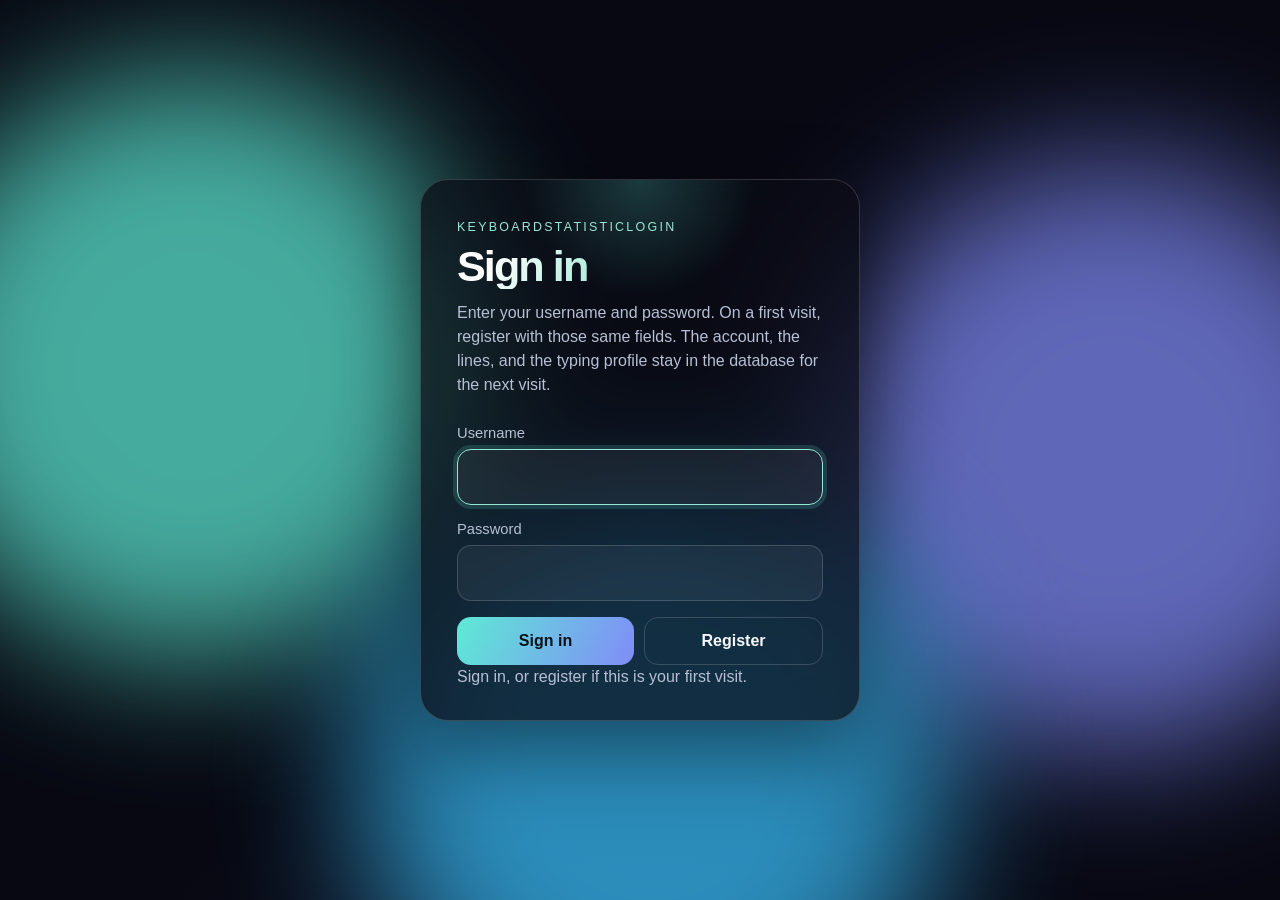
<file: login-web/public/index.html>
<!DOCTYPE html>
<html lang="en">
<head>
  <meta charset="utf-8">
  <meta name="viewport" content="width=device-width, initial-scale=1">
  <title>Your lines · KeyboardStatisticLogin</title>
  <link rel="stylesheet" href="page.css">
  <script src="session.js"></script>
  <script>
    if (!window.AccountSession.token()) {
      window.location.replace("account.html");
    }
  </script>
</head>
<body data-account-url="http://localhost:8080" data-keystrike-url="http://localhost:8080/keystrikes">
  <div class="aurora" aria-hidden="true">
    <i></i>
    <i></i>
    <i></i>
  </div>
  <main class="panel passage">
    <nav class="switch" aria-label="Pages">
      <a class="current" href="index.html" aria-current="page">Type the lines</a>
      <a href="sign-in.html">Check a sentence</a>
      <a href="statistics.html">Statistics</a>
      <button class="quiet" id="sign-out" type="button">Sign out</button>
    </nav>
    <p class="signed-in" id="who"></p>
    <p class="eyebrow">KeyboardStatisticLogin</p>
    <h1>Type the lines</h1>
    <p class="lead">Choose a language. A later visit skips lines this account already sent and shows one that is still new. After those lines are sent, the next prompt is a new sentence made from the stored words. Type the line, then send it. You can also write an extra line. Each letter is stored with this account, so the next visit continues the same profile.</p>
    <form>
      <label for="language">Language</label>
      <select id="language" name="language">
        <option value="en">English</option>
        <option value="tr">Turkish</option>
        <option value="de">German</option>
        <option value="fr">French</option>
        <option value="es">Spanish</option>
        <option value="sv">Swedish</option>
      </select>
      <p class="progress" id="progress"></p>
      <p class="prompt" id="prompt"></p>
      <label for="line">Line</label>
      <input id="line" name="line" type="text" data-word autocomplete="off" autocapitalize="off" spellcheck="false" autofocus>
      <div class="actions">
        <button type="submit">Send line</button>
        <button class="quiet" id="extra" type="button">Write an extra line</button>
      </div>
      <p class="status" data-status role="status">Type each letter so the pace can be read.</p>
    </form>
    <h2>Lines sent</h2>
    <p class="empty" id="empty">No line sent yet.</p>
    <ul class="words" id="lines"></ul>
  </main>
  <script src="lines.js"></script>
  <script src="written.js"></script>
  <script src="keys.js"></script>
  <script>
    const passages = window.PreparedLines;
    const written = window.WrittenLines;
    const language = document.querySelector("#language");
    const prompt = document.querySelector("#prompt");
    const progress = document.querySelector("#progress");
    const extra = document.querySelector("#extra");
    const form = document.querySelector("form");
    const field = window.KeystrikeField.bind(form, { allowSpace: true });
    const list = document.querySelector("#lines");
    const empty = document.querySelector("#empty");
    let queue = [];
    let ownLine = false;
    let shown = "";

    function currentLines() {
      return passages[language.value];
    }

    function mixLines(set) {
      const mixed = set.slice();
      for (let i = mixed.length - 1; i > 0; i -= 1) {
        const j = Math.floor(Math.random() * (i + 1));
        const swap = mixed[i];
        mixed[i] = mixed[j];
        mixed[j] = swap;
      }
      return mixed;
    }

    function unseenLines(set) {
      return written.unseen(language.value, set);
    }

    function sameLine(typed, target) {
      return typed.trim().replace(/\s+/g, " ") === target.trim().replace(/\s+/g, " ");
    }

    function showLine() {
      field.word.value = "";
      if (ownLine) {
        shown = "";
        progress.textContent = "Extra line";
        prompt.textContent = "Type any extra line. Send it when it is ready.";
        extra.textContent = "Back to a mixed line";
        return;
      }
      if (queue.length === 0) {
        const fresh = unseenLines(currentLines());
        if (fresh.length === 0) {
          shown = written.line(language.value, shown);
          progress.textContent = "New line";
          prompt.textContent = shown;
          extra.textContent = "Write an extra line";
          return;
        }
        queue = mixLines(fresh);
      }
      shown = queue.shift();
      progress.textContent = "Mixed line";
      prompt.textContent = shown;
      extra.textContent = "Write an extra line";
    }

    language.addEventListener("change", function () {
      queue = [];
      ownLine = false;
      showLine();
      field.setStatus("Type each letter so the pace can be read.");
    });

    extra.addEventListener("click", function () {
      ownLine = !ownLine;
      showLine();
    });

    form.addEventListener("submit", function (event) {
      event.preventDefault();
      const typed = field.word.value.trim();
      if (typed === "") {
        field.setStatus(ownLine ? "Type a line to send it." : "Type the line as it is shown.");
        return;
      }
      if (!ownLine && !sameLine(typed, shown)) {
        field.setStatus("Type the line as it is shown.");
        return;
      }
      field.whenSettled().then(function () {
        if (field.problem()) {
          field.setStatus(field.problem());
          return;
        }
        return written.remember(language.value, typed).then(function () {
          const item = document.createElement("li");
          item.textContent = typed;
          list.appendChild(item);
          empty.hidden = true;
          ownLine = false;
          showLine();
          field.setStatus("The line was sent. The pace is now part of the profile.");
        });
      }).catch(function (error) {
        field.setStatus(error.message);
      });
    });

    function renderSaved(lines) {
      lines.forEach(function (line) {
        const item = document.createElement("li");
        item.textContent = line.text;
        list.appendChild(item);
        empty.hidden = true;
      });
    }

    window.AccountSession.bindSignOut(document.querySelector("#sign-out"));
    window.AccountSession.guard().then(function (account) {
      document.querySelector("#who").textContent = "Signed in as " + account.username;
      return window.AccountSession.authFetch(window.AccountSession.base() + "/lines");
    }).then(function (response) {
      if (!response.ok) {
        throw new Error("The saved lines could not be read.");
      }
      return response.json();
    }).then(function (lines) {
      written.load(lines);
      renderSaved(lines);
      showLine();
    }).catch(function (error) {
      if (error.message !== "Sign in again.") {
        field.setStatus(error.message);
      }
    });
  </script>
</body>
</html>
</file>
<file: login-web/public/page.css>
:root {
  color-scheme: dark;
  --ink: #f5f7fb;
  --muted: #b7c0d4;
  --line: rgba(255, 255, 255, 0.16);
  --panel: rgba(10, 12, 22, 0.72);
}

* { box-sizing: border-box; }

html, body {
  margin: 0;
  min-height: 100%;
  background: #070812;
  color: var(--ink);
  font-family: "Segoe UI", "Helvetica Neue", sans-serif;
}

body {
  min-height: 100vh;
  display: grid;
  place-items: center;
  padding: 24px;
}

.aurora {
  position: fixed;
  inset: 0;
  overflow: hidden;
  background:
    radial-gradient(900px 520px at 50% 115%, #14182a 0%, #070812 58%);
  z-index: 0;
}

.aurora i {
  position: absolute;
  width: 46vw;
  height: 46vw;
  min-width: 280px;
  min-height: 280px;
  border-radius: 50%;
  filter: blur(70px);
  opacity: 0.72;
}

.aurora i:nth-child(1) {
  left: -8%;
  top: 8%;
  background: #5eead4;
  animation: drift-a 16s ease-in-out infinite alternate;
}

.aurora i:nth-child(2) {
  right: -10%;
  top: 18%;
  background: #818cf8;
  animation: drift-b 20s ease-in-out infinite alternate;
}

.aurora i:nth-child(3) {
  left: 28%;
  bottom: -18%;
  background: #38bdf8;
  animation: drift-c 18s ease-in-out infinite alternate;
}

@keyframes drift-a {
  from { transform: translate3d(0, 0, 0) scale(1); }
  to { transform: translate3d(12%, 18%, 0) scale(1.15); }
}

@keyframes drift-b {
  from { transform: translate3d(0, 0, 0) scale(1.05); }
  to { transform: translate3d(-14%, 10%, 0) scale(0.9); }
}

@keyframes drift-c {
  from { transform: translate3d(0, 0, 0) scale(1); }
  to { transform: translate3d(8%, -12%, 0) scale(1.12); }
}

.panel {
  --spot-x: 50%;
  --spot-y: 0px;
  position: relative;
  z-index: 1;
  width: min(440px, 100%);
  padding: 40px 36px 32px;
  border-radius: 28px;
  background: var(--panel);
  border: 1px solid var(--line);
  box-shadow: 0 30px 80px rgba(0, 0, 0, 0.45);
  backdrop-filter: blur(18px);
  overflow: hidden;
}

.panel::before {
  content: "";
  position: absolute;
  inset: 0;
  background: radial-gradient(280px circle at var(--spot-x) var(--spot-y), rgba(94, 234, 212, 0.22), transparent 42%);
  pointer-events: none;
}

.panel > * { position: relative; }

.eyebrow {
  margin: 0 0 10px;
  color: #9ae6d4;
  font-size: 0.78rem;
  letter-spacing: 0.18em;
  text-transform: uppercase;
}

h1 {
  margin: 0 0 12px;
  font-size: 2.7rem;
  line-height: 1.05;
  letter-spacing: -0.045em;
  background: linear-gradient(115deg, #ffffff 10%, #9ae6d4 48%, #a5b4fc 100%);
  -webkit-background-clip: text;
  background-clip: text;
  color: #f5f7fb;
}

@supports ((-webkit-background-clip: text) or (background-clip: text)) {
  h1 { color: transparent; }
}

.lead {
  margin: 0 0 28px;
  color: var(--muted);
  line-height: 1.5;
}

label {
  display: block;
  margin-bottom: 8px;
  color: var(--muted);
  font-size: 0.92rem;
}

input {
  width: 100%;
  margin-bottom: 16px;
  padding: 16px 18px;
  border-radius: 14px;
  border: 1px solid var(--line);
  background: rgba(255, 255, 255, 0.05);
  color: var(--ink);
  font: inherit;
  font-size: 1.15rem;
  outline: none;
}

input:focus {
  border-color: #9ae6d4;
  box-shadow: 0 0 0 4px rgba(94, 234, 212, 0.16);
}

button {
  width: 100%;
  padding: 14px 18px;
  border: 0;
  border-radius: 14px;
  background: linear-gradient(115deg, #5eead4, #818cf8);
  color: #071018;
  font: inherit;
  font-weight: 650;
  cursor: pointer;
}

button:hover { filter: brightness(1.06); }
button:focus-visible,
select:focus-visible {
  outline: 3px solid #ffffff;
  outline-offset: 3px;
}

button.quiet {
  background: transparent;
  color: var(--ink);
  border: 1px solid var(--line);
}

.panel.passage { width: min(720px, 100%); }

.panel.stats { width: min(860px, 100%); }

.print {
  width: 100%;
  height: auto;
  display: block;
  margin: 0 0 8px;
}

.print text {
  fill: #b7c0d4;
  font-size: 13px;
  font-family: "Segoe UI", "Helvetica Neue", sans-serif;
}

.mark-list {
  list-style: none;
  padding: 0;
  margin: 0 0 22px;
}

.mark-list li {
  display: grid;
  grid-template-columns: minmax(9rem, 1.5fr) minmax(4rem, 1fr) auto;
  gap: 12px;
  align-items: center;
  padding: 8px 0;
  border-top: 1px solid var(--line);
}

.mark-list .name {
  display: flex;
  flex-direction: column;
  gap: 2px;
  min-width: 0;
}

.mark-list .name strong {
  font-weight: 650;
}

.mark-list .name small {
  color: #b7c0d4;
  font-size: 13px;
  overflow-wrap: anywhere;
}

.track {
  height: 8px;
  border-radius: 99px;
  background: rgba(255, 255, 255, 0.08);
  overflow: hidden;
}

.track i {
  display: block;
  height: 100%;
  border-radius: 99px;
  background: linear-gradient(90deg, #5eead4, #818cf8);
}

select {
  width: 100%;
  margin-bottom: 16px;
  padding: 14px 18px;
  border-radius: 14px;
  border: 1px solid var(--line);
  background: #12141f;
  color: var(--ink);
  font: inherit;
  font-size: 1rem;
}

.progress {
  margin: 0 0 8px;
  color: #9ae6d4;
  font-size: 0.85rem;
}

.prompt {
  margin: 0 0 16px;
  padding: 14px 16px;
  border-radius: 14px;
  border: 1px solid var(--line);
  background: rgba(255, 255, 255, 0.05);
  line-height: 1.5;
}

.actions {
  display: flex;
  gap: 10px;
}

.actions button { flex: 1; }

.result {
  display: flex;
  align-items: center;
  gap: 12px;
  flex-wrap: wrap;
  margin: 16px 0 0;
}

.status {
  min-height: 1.4em;
  margin: 0;
  color: var(--muted);
  line-height: 1.45;
}

button.compare {
  width: auto;
  flex: 0 0 auto;
  padding: 10px 16px;
}

.legend {
  display: flex;
  flex-wrap: wrap;
  gap: 8px 18px;
  margin: 0 0 8px;
  color: var(--muted);
}

.legend i {
  display: inline-block;
  width: 22px;
  height: 3px;
  margin-right: 8px;
  border-radius: 99px;
  vertical-align: middle;
}

.legend .stored { background: #5eead4; }
.legend .attempt { background: #818cf8; }

.compare-list {
  list-style: none;
  padding: 0;
  margin: 8px 0 0;
}

.compare-list li {
  display: flex;
  justify-content: space-between;
  gap: 12px;
  padding: 8px 0;
  border-top: 1px solid var(--line);
}

.status.verified { color: #9ae6d4; }
.status.refused { color: #f5b4b4; }

.notice {
  margin: 0 0 16px;
  color: #f3d48a;
  line-height: 1.45;
}

h2 {
  margin: 22px 0 8px;
  font-size: 0.95rem;
  font-weight: 600;
  color: var(--muted);
}

.words, .empty {
  margin: 0;
  color: var(--ink);
}

.words {
  list-style: none;
  padding: 0;
}

.words li {
  padding: 8px 0;
  border-top: 1px solid var(--line);
}

.switch {
  display: flex;
  flex-wrap: wrap;
  gap: 10px;
  margin: 0 0 22px;
}

.switch a {
  flex: 1 1 140px;
  display: block;
  padding: 14px 16px;
  border-radius: 14px;
  border: 1px solid var(--line);
  background: rgba(255, 255, 255, 0.08);
  color: var(--ink);
  font-size: 1.05rem;
  font-weight: 650;
  text-align: center;
  text-decoration: none;
}

.switch a.current {
  background: linear-gradient(115deg, #5eead4, #818cf8);
  color: #071018;
  border-color: transparent;
}

.switch a:hover { filter: brightness(1.08); }

.switch a:focus-visible {
  outline: 3px solid #ffffff;
  outline-offset: 3px;
}

.switch button {
  flex: 1 1 140px;
  width: auto;
}

.signed-in {
  margin: -8px 0 18px;
  color: #9ae6d4;
  font-size: 0.92rem;
}

@media (max-width: 640px) {
  .panel { padding: 28px 20px 24px; }
  h1 { font-size: 2.15rem; }
  .actions, .switch { flex-direction: column; }
}

@media (prefers-reduced-motion: reduce) {
  .aurora i { animation: none; }
}
</file>
